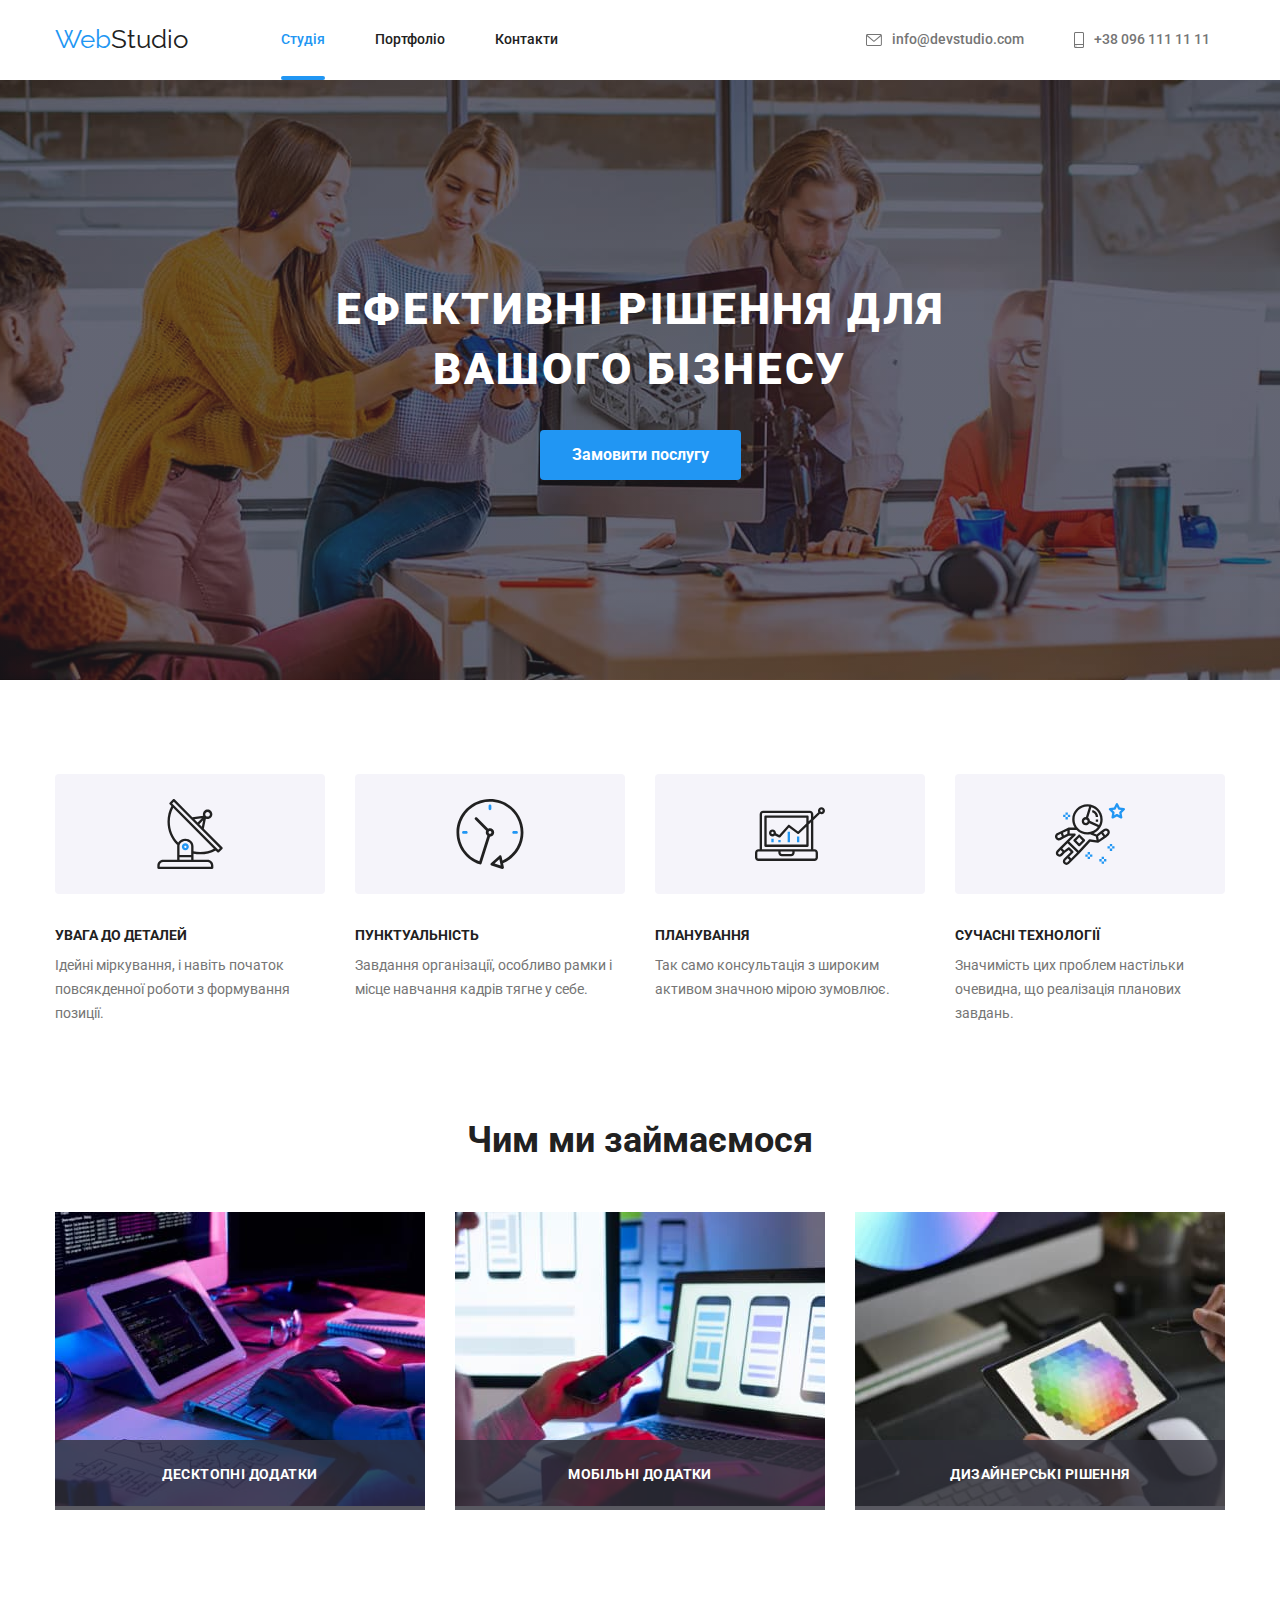
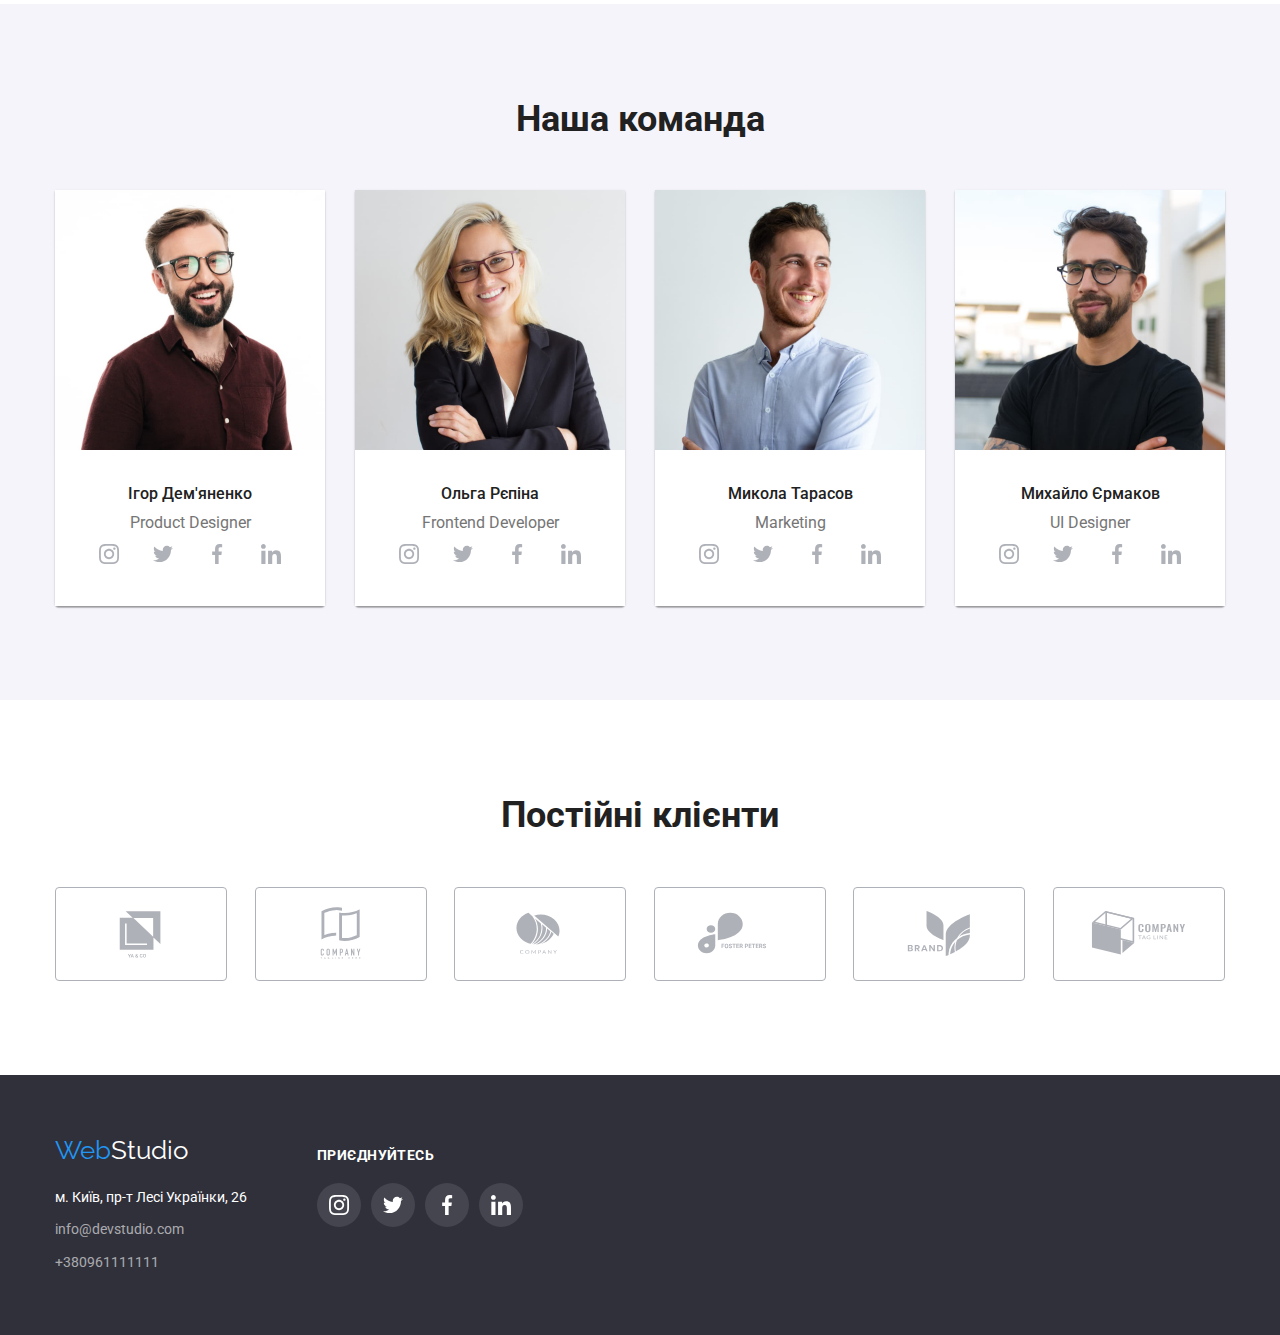
<file: index.html>
<!DOCTYPE html>
<html lang="uk">
  <head>
    <meta charset="UTF-8" />
    <meta http-equiv="X-UA-Compatible" content="IE=edge" />
    <meta name="viewport" content="width=device-width, initial-scale=1.0" />
    <title>Document</title>
    <link rel="preconnect" href="https://fonts.googleapis.com">
    <link rel="preconnect" href="https://fonts.gstatic.com" crossorigin>
    <link href="https://fonts.googleapis.com/css2?family=Raleway:wght@700&family=Roboto:wght@400;500;700;900&display=swap"
      rel="stylesheet">
    <link rel="stylesheet" href="https://cdnjs.cloudflare.com/ajax/libs/modern-normalize/1.1.0/modern-normalize.min.css">
    
    <link rel="stylesheet" href="./css/slyle.css">
    
  </head>
  <body>
    <!-- Шапка -->
    <header class="header">
      <div class="header-container container">
        <nav class="header-nav">
        <div class="logo-item"><a href="./index.html" lang="en" class="logo">Web<span class="accent">Studio</span></a></div>
        <ul class="site-nav list">
          <li class="nav-item"><a href="" class="link current">Студія</a></li>
          <li class="nav-item"><a href="./portfolio.html" class="link">Портфоліо</a></li>
          <li class="nav-item"><a href="" class="link">Контакти</a></li>
        </ul>
      </nav>
      <div class="contact-wrap container">
        <ul class="site-nav list">
          <li class="contacts-item">
            <a class="contact-header " href="mailto:info@devstudio.com">
            <svg class="icon-contact" width="16" height="16">
              <use href="./images/symbol-defs.svg#icon-envelope"></use>
            </svg>info@devstudio.com</a>
          </li>
          <li class="contacts-item">
            <a class="contact-header" href="tel:+380961111111">
              <svg class="icon-contact" width="10" height="16">
                <use href="./images/symbol-defs.svg#icon-smartphone"></use>
              </svg>+38 096 111 11 11</a>
          </li>
        </ul>
      </div>
    </div>
    </header>
    <main>
      <section class="hero list ">
          <h1 class="title">Ефективні рішення для<br> вашого бізнесу</h1>
          <button type="button" class="button-primary" data-modal-open >Замовити послугу</button>
      </section>
      <section class="feature-list list">
        <h2 class="stealth">Особливості</h2>
        <div class="feature-container container">
          <ul class="feature-link list">
            <li class="feature-item">
              <svg class="icon-feature" width="270" height="120">
                <use href="./images/symbol-defs.svg#icon-antenna"></use>
              </svg>
              <h3 class="title">УВАГА ДО ДЕТАЛЕЙ</h3>
              <p class="text-title">
                Ідейні міркування, і навіть початок повсякденної роботи з
                формування позиції.
              </p>
            </li>
            <li class="feature-item">
              <svg class="icon-feature" width="270" height="120">
                <use href="./images/symbol-defs.svg#icon-clock"></use>
              </svg>
              <h3 class="title">ПУНКТУАЛЬНІСТЬ</h3>
              <p class="text-title">
                Завдання організації, особливо рамки і місце навчання кадрів тягне
                у себе.
              </p>
            </li>
            <li class="feature-item">
              <svg class="icon-feature" width="270" height="120">
                <use href="./images/symbol-defs.svg#icon-diagram"></use>
              </svg>
              <h3 class="title">ПЛАНУВАННЯ</h3>
              <p class="text-title">
                Так само консультація з широким активом значною мірою зумовлює.
              </p>
            </li>
            <li class="feature-item">
              <svg class="icon-feature" width="270" height="120">
                <use href="./images/symbol-defs.svg#icon-astronaut"></use>
              </svg>
              <h3 class="title">СУЧАСНІ ТЕХНОЛОГІЇ</h3>
              <p class="text-title">
                Значимість цих проблем настільки очевидна, що реалізація планових
                завдань.
              </p>
            </li>
          </ul>
        </div>
      </section>
      <section class="section">
        <div class="work container">
          <h2 class="section-title">Чим ми займаємося</h2>
          <ul class="section-info list">
            <li class="work-list">
             <div class="tumbe">
              <img src="./images/box1.jpg" alt="фото процесу" width="370" />
              <div class="tumbe-text">
                <p class="additional-text">Десктопні додатки</p>
              </div>
            </div>
            </li>
            <li class="work-list">
              <div class="tumbe">
                <img src="./images/box2.jpg" alt="фото процесу" width="370" />
                <div class="tumbe-text">
                  <p class="additional-text">Мобільні додатки</p>
                </div>
              </div>
            </li>
            <li class="work-list">
              <div class="tumbe">
                <img src="./images/box3.jpg" alt="фото процесу" width="370" />
                <div class="tumbe-text">
                  <p class="additional-text">Дизайнерські рішення</p>
                </div>
              </div>
            </li>
          </ul>
        </div>
      </section>
      <section class="section-team list">
        <div class="staff-info section container">
          <h2 class="section-title">Наша команда</h2>
          <ul class="section-about list">
            <li class="section-item">
              <img src="./images/Igor.jpg" alt="Ігор Дем'яненко" width="270" />
              <div class="about-them">
                <h3 class="title">Ігор Дем'яненко</h3>
                <p class="text-title">Product Designer</p>
                <ul class="social list">
                  <li class="social-item">
                    <a href="" class="team-link social-link link" target="_blank" rel="noreferrer noopener">
                      <svg class="icon-social team-icon" width="20" height="20">
                        <use href="./images/symbol-defs.svg#icon-instagram"></use>
                      </svg>
                    </a>
                  </li>
                  <li class="social-item">
                    <a href="" class="team-link social-link link" target="_blank" rel="noreferrer noopener">
                      <svg class="icon-social team-icon" width="20" height="20">
                        <use href="./images/symbol-defs.svg#icon-twitter"></use>
                      </svg>
                    </a>
                  </li>
                  <li class="social-item">
                    <a href="" class="team-link social-link link" target="_blank" rel="noreferrer noopener">
                      <svg class="icon-social team-icon" width="20" height="20">
                        <use href="./images/symbol-defs.svg#icon-facebook"></use>
                      </svg>
                    </a>
                  </li>
                  <li class="social-item">
                    <a href="" class="team-link social-link link" target="_blank" rel="noreferrer noopener">
                      <svg class="icon-social team-icon" width="20" height="20">
                        <use href="./images/symbol-defs.svg#icon-linkedin"></use>
                      </svg>
                    </a>
                  </li>
                </ul>
              </div>
            </li>
            <li class="section-item">
              <img src="./images/Olga.jpg" alt="Ольга Рєпіна" width="270" />
              <div class="about-them">
                <h3 class="title">Ольга Рєпіна</h3>
                <p class="text-title">Frontend Developer</p>
                <ul class="social list">
                  <li class="social-item">
                    <a href="" class="team-link social-link link" target="_blank" rel="noreferrer noopener">
                      <svg class="icon-social team-icon" width="20" height="20">
                        <use href="./images/symbol-defs.svg#icon-instagram"></use>
                      </svg>
                    </a>
                  </li>
                  <li class="social-item">
                    <a href="" class="team-link social-link link" target="_blank" rel="noreferrer noopener">
                      <svg class="icon-social team-icon" width="20" height="20">
                        <use href="./images/symbol-defs.svg#icon-twitter"></use>
                      </svg>
                    </a>
                  </li>
                  <li class="social-item">
                    <a href="" class="team-link social-link link" target="_blank" rel="noreferrer noopener">
                      <svg class="icon-social team-icon" width="20" height="20">
                        <use href="./images/symbol-defs.svg#icon-facebook"></use>
                      </svg>
                    </a>
                  </li>
                  <li class="social-item">
                    <a href="" class="team-link social-link link" target="_blank" rel="noreferrer noopener">
                      <svg class="icon-social team-icon" width="20" height="20">
                        <use href="./images/symbol-defs.svg#icon-linkedin"></use>
                      </svg>
                    </a>
                  </li>
                </ul>
              </div>
            </li>
            <li class="section-item">
              <img src="./images/Mykola.jpg" alt="Микола Тарасов" width="270" />
              <div class="about-them">
                <h3 class="title">Микола Тарасов</h3>
                <p class="text-title">Marketing</p>
                <ul class="social list">
                  <li class="social-item">
                    <a href="" class="team-link social-link link" target="_blank" rel="noreferrer noopener">
                      <svg class="icon-social team-icon" width="20" height="20">
                        <use href="./images/symbol-defs.svg#icon-instagram"></use>
                      </svg>
                    </a>
                  </li>
                  <li class="social-item">
                    <a href="" class="team-link social-link link" target="_blank" rel="noreferrer noopener">
                      <svg class="icon-social team-icon" width="20" height="20">
                        <use href="./images/symbol-defs.svg#icon-twitter"></use>
                      </svg>
                    </a>
                  </li>
                  <li class="social-item">
                    <a href="" class="team-link social-link link" target="_blank" rel="noreferrer noopener">
                      <svg class="icon-social team-icon" width="20" height="20">
                        <use href="./images/symbol-defs.svg#icon-facebook"></use>
                      </svg>
                    </a>
                  </li>
                  <li class="social-item">
                    <a href="" class="team-link social-link link" target="_blank" rel="noreferrer noopener">
                      <svg class="icon-social team-icon" width="20" height="20">
                        <use href="./images/symbol-defs.svg#icon-linkedin"></use>
                      </svg>
                    </a>
                  </li>
                </ul>
              </div>
            </li>
            <li class="section-item">
              <img src="./images/Mikhailo.jpg" alt="Михайло Єрмаков" width="270" />
              <div class="about-them">
                <h3 class="title">Михайло Єрмаков</h3>
                <p class="text-title">UI Designer</p>
                <ul class="social list">
                  <li class="social-item">
                    <a href="" class="team-link social-link link" target="_blank" rel="noreferrer noopener">
                      <svg class="icon-social team-icon" width="20" height="20">
                        <use href="./images/symbol-defs.svg#icon-instagram"></use>
                      </svg>
                    </a>
                  </li>
                  <li class="social-item">
                    <a href="" class="team-link social-link link" target="_blank" rel="noreferrer noopener">
                      <svg class="icon-social team-icon" width="20" height="20">
                        <use href="./images/symbol-defs.svg#icon-twitter"></use>
                      </svg>
                    </a>
                  </li>
                  <li class="social-item">
                    <a href="" class="team-link social-link link" target="_blank" rel="noreferrer noopener">
                      <svg class="icon-social team-icon" width="20" height="20">
                        <use href="./images/symbol-defs.svg#icon-facebook"></use>
                      </svg>
                    </a>
                  </li>
                  <li class="social-item">
                    <a href="" class="team-link social-link link" target="_blank" rel="noreferrer noopener">
                      <svg class="icon-social team-icon" width="20" height="20">
                        <use href="./images/symbol-defs.svg#icon-linkedin"></use>
                      </svg>
                    </a>
                  </li>
                </ul>
              </div>
            </li>
          </ul>
        </div>
      </section>
      <section class="client section">
        <div class="client-regular container">
          <h2 class="client-title section-title">Постійні клієнти</h2>
          <ul class="client-list list">
            <li class="client-item">
              <a href="" class="client-link link" target="_blank" rel="noreferrer noopener">
                <svg class="icon-client" width="170" height="92">
                  <use href="./images/symbol-defs.svg#icon-Logo"></use>
                </svg>
              </a>
            </li>
            <li class="client-item">
              <a href="" class="client-link link" target="_blank" rel="noreferrer noopener">
                <svg class="icon-client" width="170" height="92">
                  <use href="./images/symbol-defs.svg#icon-company"></use>
                </svg>
              </a>
            </li>
            <li class="client-item">
              <a href="" class="client-link link" target="_blank" rel="noreferrer noopener">
                <svg class="icon-client" width="170" height="92">
                  <use href="./images/symbol-defs.svg#icon-companypr"></use>
                </svg>
              </a>
            </li>
            <li class="client-item">
              <a href="" class="client-link link" target="_blank" rel="noreferrer noopener">
                <svg class="icon-client" width="170" height="92">
                  <use href="./images/symbol-defs.svg#icon-foster"></use>
                </svg>
              </a>
            </li>
            <li class="client-item">
              <a href="" class="client-link link" target="_blank" rel="noreferrer noopener">
                <svg class="icon-client" width="170" height="92">
                  <use href="./images/symbol-defs.svg#icon-brand"></use>
                </svg>
              </a>
            </li>
            <li class="client-item">
              <a href="" class="client-link link" target="_blank" rel="noreferrer noopener">
                <svg class="icon-client" width="170" height="92">
                  <use href="./images/symbol-defs.svg#icon-tagline"></use>
                </svg>
              </a>
            </li>
          </ul>
        </div>
      </section>
    </main>
    <footer class="footer-bg">
      <div class="footer-info container">
        <div class=" footer-join">
        <a href="WebStudio" class="logo">Web<span class="footer-accent">Studio</span></a>
        <address class="text">
          <ul class="footer list">
            <li class="footer-contact">
              <a href="https://www.google.com/maps/@34.6805606,33.0451237,15z?hl=ru" target="_blank"
                rel="noreferrer noopener" class="address">м. Київ, пр-т Лесі Українки, 26</a>
            </li>
            <li class="footer-contact">
              <a href="mailto:info@devstudio.com" class="info">info@devstudio.com</a>
            </li>
            <li class="footer-contact">
              <a href="tel:+380961111111" class="info">+380961111111</a>
            </li>
          </ul>
        </address>
      </div>
<div class=" footer-join">
  <h2 class="join-title">приєднуйтесь</h2>
  <ul class="section-about list">
    <li class="join-item">
      <a href="" class="join-link link"
      target="_blank"
      rel="noreferrer noopener">
        <svg class="icon-footer" width="20" height="20">
          <use href="./images/symbol-defs.svg#icon-instagram"></use>
        </svg>
      </a>
    </li>
    <li class="join-item">
      <a href="" class="join-link link"
      target="_blank"
      rel="noreferrer noopener">
        <svg class="icon-footer" width="20" height="20">
          <use href="./images/symbol-defs.svg#icon-twitter"></use>
        </svg>
      </a>
    </li>
    <li class="join-item">
      <a href="" class="join-link link"
      target="_blank"
      rel="noreferrer noopener">
        <svg class="icon-footer" width="20" height="20">
          <use href="./images/symbol-defs.svg#icon-facebook"></use>
        </svg>
      </a>
    </li>
    <li class="join-item">
      <a href="" class="join-link link"
      target="_blank"
      rel="noreferrer noopener">
        <svg class="icon-footer" width="20" height="20">
          <use href="./images/symbol-defs.svg#icon-linkedin"></use>
        </svg>
      </a>
    </li>
  </ul>
</div>
</div>
    </footer>
    <div class="backdrop is-hidden" data-modal>
      <div class="modal">
        <button class="modal-close" data-modal-close>
          <svg class="icon-modal" width="18" height="18">
            <use href="./images/symbol-defs.svg#icon-close-black"></use>
          </svg>
        </button>
      </div>
    </div>
    <script src="./js/modal.js"></script>
  </body>
</html>
</file>
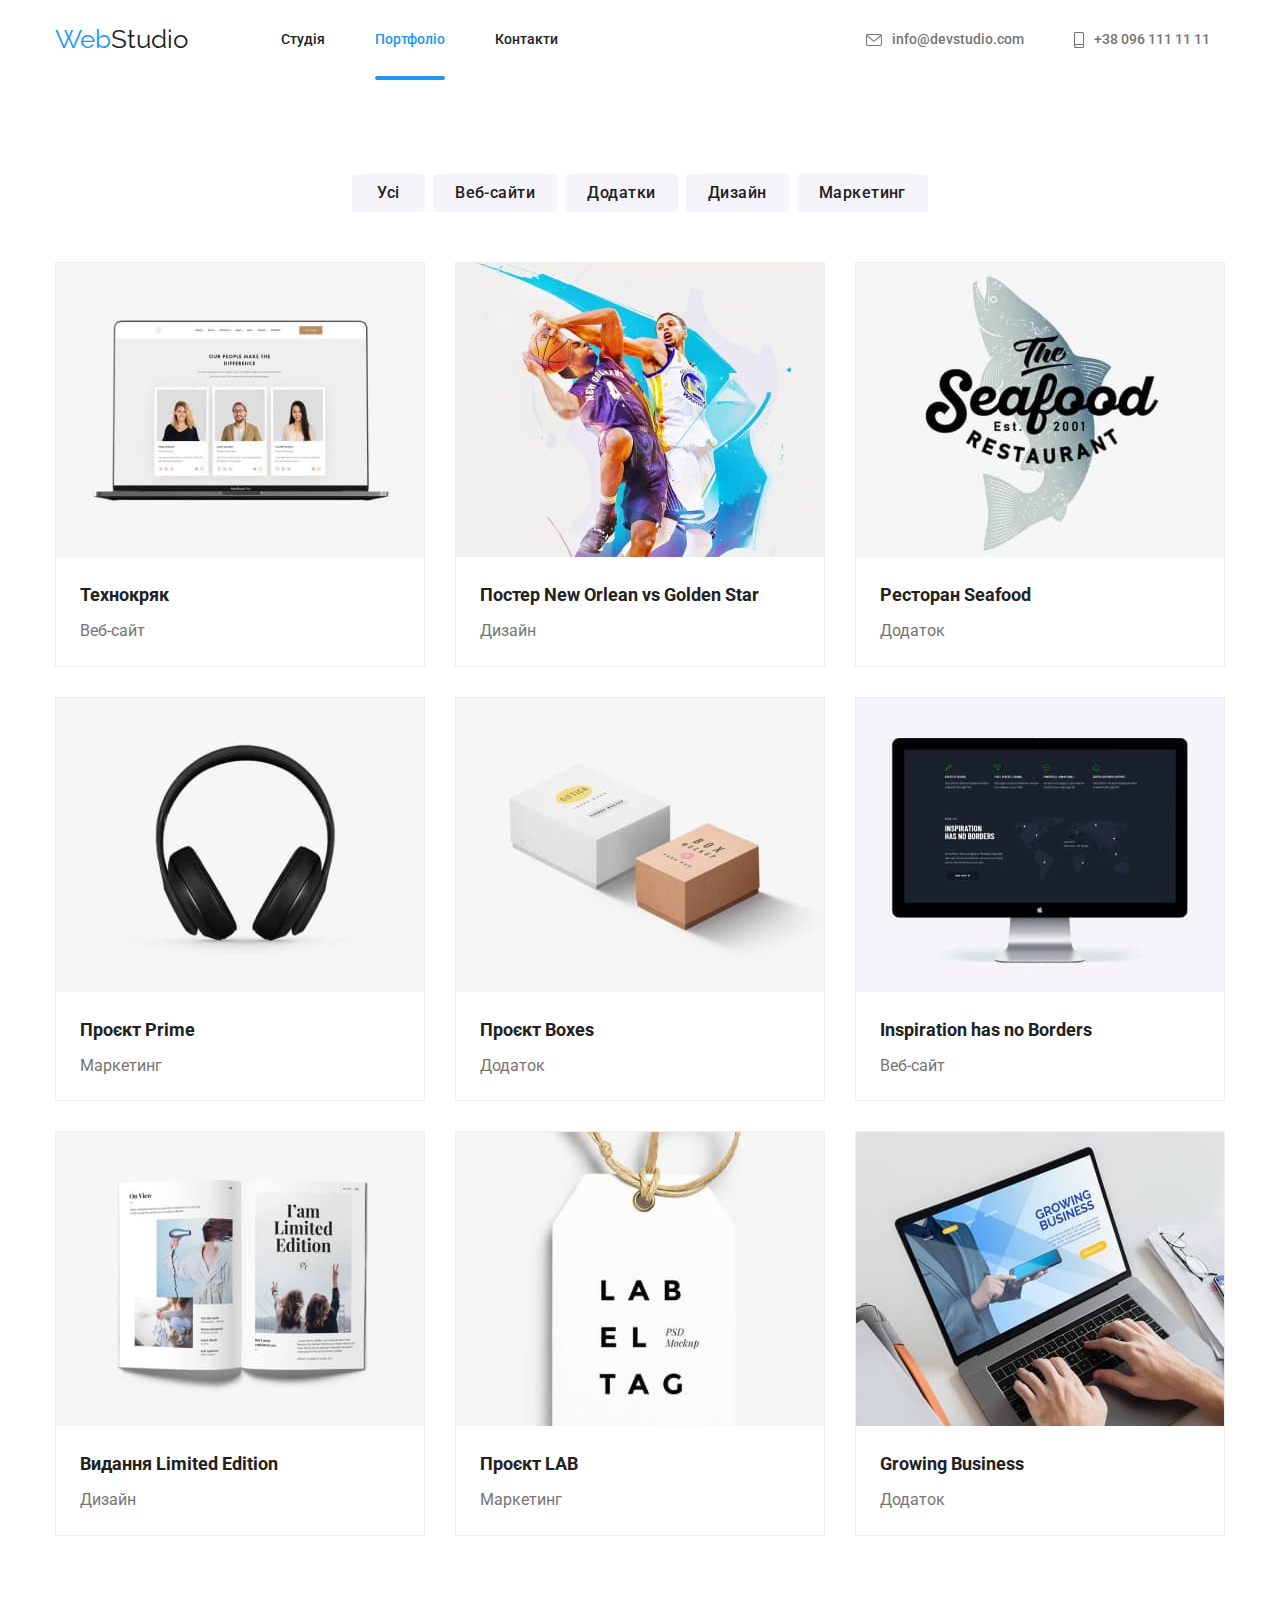
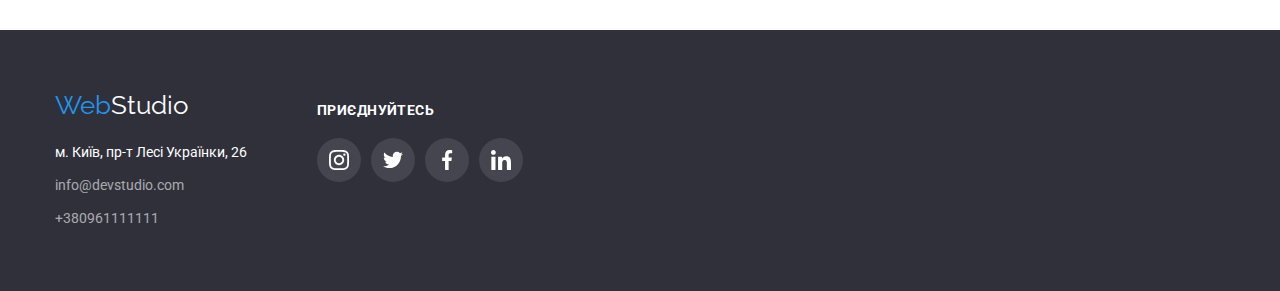
<file: portfolio.html>
<!DOCTYPE html>
<html lang="uk">

<head>
    <meta charset="UTF-8">
    <meta http-equiv="X-UA-Compatible" content="IE=edge">
    <meta name="viewport" content="width=device-width, initial-scale=1.0">
    <title>Portfolio</title>
    <link rel="preconnect" href="https://fonts.googleapis.com">
    <link rel="preconnect" href="https://fonts.gstatic.com" crossorigin>
    <link href="https://fonts.googleapis.com/css2?family=Raleway:wght@700&family=Roboto:wght@400;500;700;900&display=swap"
        rel="stylesheet">
    <link rel="stylesheet" href="https://cdnjs.cloudflare.com/ajax/libs/modern-normalize/1.1.0/modern-normalize.min.css">
    <link rel="stylesheet" href="./css/slyle.css">
</head>

<body>
    <!-- Шапка -->
    <header class="header">
        <div class="header-container container">
            <nav class="header-nav">
                <div class="logo-item"><a href="./index.html" lang="en" class="logo">Web<span class="accent">Studio</span></a>
                </div>
                <ul class="site-nav list">
                    <li class="nav-item"><a href="./index.html" class="link">Студія</a></li>
                    <li class="nav-item"><a href="" class="link current">Портфоліо</a></li>
                    <li class="nav-item"><a href="" class="link">Контакти</a></li>
                </ul>
            </nav>
            <div class="contact-wrap container">
                <ul class="site-nav list">
                    <li class="contacts-item">
                        <a class="contact-header" href="mailto:info@devstudio.com"><svg class="icon-contact" width="16" height="16">
                            <use href="./images/symbol-defs.svg#icon-envelope"></use>
                        </svg>info@devstudio.com</a></li>
                    <li class="contacts-item">
                        <a class="contact-header" href="tel:+380961111111"><svg class="icon-contact" width="10" height="16">
                            <use href="./images/symbol-defs.svg#icon-smartphone"></use>
                        </svg>+38 096 111 11 11</a></li>
                </ul>
            </div>
        </div>
    </header>
    <main>
        <section class="section">
            <h1 class="stealth">Портфоліо</h1>
            <div class="portfolio-btn container">
                <ul class=" button list">
                    <li class="button-link">
                        <button class="button-menu" type="button">Усі</button></li>
                    <li class="button-link">
                        <button class="button-menu" type="button">Веб-сайти</button></li>
                    <li class="button-link">
                        <button class="button-menu" type="button">Додатки</button></li>
                    <li class="button-link">
                        <button class="button-menu" type="button">Дизайн</button></li>
                    <li class="button-link">
                        <button class="button-menu" type="button">Маркетинг</button></li>
                </ul>

            </div>
            
            <div class="portfolio-container container">
                <ul class="section-portfolio list">
                    <li class="portfolio-item">
                        <a class="story link" href="">
                            <div class="image-block">
                            <img class="img-portfolio" src="./images/texno.jpg" alt="Технокряк" width="370">
                            <div class="overflow">
                            Ресурс пропонує комплексні пропозиції з різним рівнем функціоналу та сервісів. Все це дозволить відвідувачу отримати
                            вичерпні відомості про компанію чи приватну особу.
                            </div>
                            </div>
                            <div class="about-portfolio">
                                <h2 class="title">Технокряк</h2>
                                <p class="text-title">Веб-сайт</p>
                            </div>
                        </a>
                    </li>
                    <li class="portfolio-item">
                        <a class="story link" href="">
                        <div class="image-block">
                            <img class="img-portfolio" src="./images/porter.jpg"
                                alt="Постер New Orlean vs Golden Star" width="370">
                                <div class="overflow">
                                    Ресурс пропонує комплексні пропозиції з різним рівнем функціоналу та сервісів. Все це дозволить відвідувачу отримати
                                    вичерпні відомості про компанію чи приватну особу.
                                </div>
                        </div>
                            <div class="about-portfolio">
                                <h2 class="title">Постер <span lang="en">New Orlean vs Golden Star</span></h2>
                                <p class="text-title">Дизайн</p>
                            </div>
                        </a>
                    </li>
                    <li class="portfolio-item">
                        <a href="" class="story link">
                        <div class="image-block">
                            <img class="img-portfolio" src="./images/restorant.jpg" alt="Ресторан Seafood"
                                width="370">
                                <div class="overflow">
                                    Ресурс пропонує комплексні пропозиції з різним рівнем функціоналу та сервісів. Все це дозволить відвідувачу отримати
                                    вичерпні відомості про компанію чи приватну особу.
                                </div>
                            </div>
                            <div class="about-portfolio">
                                <h2 class="title">Ресторан <span lang="en">Seafood</span></h2>
                                <p class="text-title">Додаток</p>
                            </div>
                        </a>
                    </li>
                    <li class="portfolio-item">
                        <a href="" class="story link">
                        <div class="image-block">
                            <img class="img-portfolio" src="./images/proekt.jpg" alt="Проєкт Prime" width="370">
                            <div class="overflow">
                                Ресурс пропонує комплексні пропозиції з різним рівнем функціоналу та сервісів. Все це дозволить відвідувачу отримати
                                вичерпні відомості про компанію чи приватну особу.
                            </div>
                        </div>
                            <div class="about-portfolio">
                                <h2 class="title">Проєкт <span lang="en">Prime</span></h2>
                                <p class="text-title">Маркетинг</p>
                            </div>
                        </a>
                    </li>
                    <li class="portfolio-item">
                        <a href="" class="story link">
                        <div class="image-block">
                            <img class="img-portfolio" src="./images/proektbox.jpg" alt="Проєкт Boxes" width="370">
                            <div class="overflow">
                                Ресурс пропонує комплексні пропозиції з різним рівнем функціоналу та сервісів. Все це дозволить відвідувачу отримати
                                вичерпні відомості про компанію чи приватну особу.
                            </div>
                        </div>
                            <div class="about-portfolio">
                                <h2 class="title">Проєкт <span lang="en">Boxes</span></h2>
                                <p class="text-title">Додаток</p>
                            </div>
                        </a>
                    </li>
                    <li class="portfolio-item">
                        <a href="" class="story link">
                        <div class="image-block">
                            <img class="img-portfolio" src="./images/inspiration.jpg" alt="Inspiration has no Borders"
                                width="370">
                                <div class="overflow">
                                    Ресурс пропонує комплексні пропозиції з різним рівнем функціоналу та сервісів. Все це дозволить відвідувачу отримати
                                    вичерпні відомості про компанію чи приватну особу.
                                </div>
                            </div>
                            <div class="about-portfolio">
                                <h2 lang="en" class="title">Inspiration has no Borders</h2>
                                <p class="text-title">Веб-сайт</p>
                        </div>
                        </a>
                    </li>
                    <li class="portfolio-item">
                        <a href="" class="story link">
                        <div class="image-block">
                            <img class="img-portfolio" src="./images/vidannia.jpg" alt="Видання Limited Edition"
                                width="370">
                                <div class="overflow">
                                    Ресурс пропонує комплексні пропозиції з різним рівнем функціоналу та сервісів. Все це дозволить відвідувачу отримати
                                    вичерпні відомості про компанію чи приватну особу.
                                </div>
                            </div>
                            <div class="about-portfolio">
                                <h2 class="title">Видання <span lang="en">Limited Edition</span></h2>
                                <p class="text-title">Дизайн</p>
                            </div>
                        </a>
                    </li>
                    <li class="portfolio-item">
                        <a href="" class="story link">
                        <div class="image-block">
                            <img class="img-portfolio" src="./images/proektlab.jpg" alt="Проєкт LAB" width="370">
                            <div class="overflow">
                                Ресурс пропонує комплексні пропозиції з різним рівнем функціоналу та сервісів. Все це дозволить відвідувачу отримати
                                вичерпні відомості про компанію чи приватну особу.
                            </div>
                        </div>
                            <div class="about-portfolio">
                                <h2 class="title">Проєкт <span lang="en">LAB</span></h2>
                                <p class="text-title">Маркетинг</p>
                            </div>
                        </a>
                    </li>
                    <li class="portfolio-item">
                        <a href="" class="story link">
                       <div class="image-block">
                        <img class="img-portfolio" src="./images/growing.jpg" alt="Growing Business" width="370">
                        <div class="overflow">
                            Ресурс пропонує комплексні пропозиції з різним рівнем функціоналу та сервісів. Все це дозволить відвідувачу отримати
                            вичерпні відомості про компанію чи приватну особу.
                        </div>
                        </div>
                            <div class="about-portfolio">
                                <h2 lang="en" class="title">Growing Business</h2>
                                <p class="text-title">Додаток</p>
                            </div>
                        </a>
                    </li>
                </ul>
            </div>

        </section>
    </main>
    <footer class="footer-bg">
        <div class="footer-info container">
            <div class=" footer-join">
                <a href="WebStudio" class="logo">Web<span class="footer-accent">Studio</span></a>
                <address class="text">
                    <ul class="footer list">
                        <li class="footer-contact">
                            <a href="https://www.google.com/maps/@34.6805606,33.0451237,15z?hl=ru" target="_blank"
                                rel="noreferrer noopener" class="address">м. Київ, пр-т Лесі Українки, 26</a>
                        </li>
                        <li class="footer-contact">
                            <a href="mailto:info@devstudio.com" class="info">info@devstudio.com</a>
                        </li>
                        <li class="footer-contact">
                            <a href="tel:+380961111111" class="info">+380961111111</a>
                        </li>
                    </ul>
                </address>
            </div>
            <div class=" footer-join">
                <h2 class="join-title">приєднуйтесь</h2>
                <ul class="section-about list">
                    <li class="join-item">
                        <a href="" class="join-link link" target="_blank" rel="noreferrer noopener">
                            <svg class="icon-footer" width="20" height="20">
                                <use href="./images/symbol-defs.svg#icon-instagram"></use>
                            </svg>
                        </a>
                    </li>
                    <li class="join-item">
                        <a href="" class="join-link link" target="_blank" rel="noreferrer noopener">
                            <svg class="icon-footer" width="20" height="20">
                                <use href="./images/symbol-defs.svg#icon-twitter"></use>
                            </svg>
                        </a>
                    </li>
                    <li class="join-item">
                        <a href="" class="join-link link" target="_blank" rel="noreferrer noopener">
                            <svg class="icon-footer" width="20" height="20">
                                <use href="./images/symbol-defs.svg#icon-facebook"></use>
                            </svg>
                        </a>
                    </li>
                    <li class="join-item">
                        <a href="" class="join-link link" target="_blank" rel="noreferrer noopener">
                            <svg class="icon-footer" width="20" height="20">
                                <use href="./images/symbol-defs.svg#icon-linkedin"></use>
                            </svg>
                        </a>
                    </li>
                </ul>
            </div>
        </div>
    </footer>
    <script src="./js/modal.js"></script>
</body>

</html>
</file>
<file: css/slyle.css>
:root {
    --primary-text-color: #757575;
    --title-text-color: #212121;
    --white-color: #FFFFFF;
    --blue-color: #2196F3;
    --hero-background-color: #2F303A;
    --second-background-color: #F5F4FA;
    --second-white-color: rgba(255, 255, 255, 0.6);
    --color-icon: #AFB1B8;
    --cubic: cubic-bezier(0.4, 0, 0.2, 1);
    
}

body {
    background-color: var(--white-color);
    color: var(--primary-text-color);
    font-family: Roboto, sans-serif;
}

h1,
h2,
h3,
h4,
h5,
h6 {
    margin: 0;
}

p {
    margin: 0;
}
ul {
    margin: 0;
    padding: 0;
}


.list {
    list-style: none;
}

/*колір головного текста #212121; */
/*колір другорядного тексту #757575;*/
/* Білий колір #FFFFFF;*/
/*Синій колір #2196F3*/
/* Фон героя #2F303A */
/*Колір головного фона #F5F5F5*/
/*Колір другого фона #F5F4FA*/

*,
*::after,
*::before {
    box-sizing: border-box;
}

.container {
    width: 1200px;
    padding-left: 15px;
    padding-right: 15px;
    margin: 0 auto;
   
}
.section {
    padding-top: 94px;
    padding-bottom: 94px;
}


.stealth {
    position: absolute;
    width: 1px;
    height: 1px;
    margin: -1px;
    padding: 0;
    overflow: hidden;
    border: 0;
    clip: rect(0 0 0 0);
}
.link {
    display: block;
    text-decoration: none;
    color: inherit;
    transition: color 250ms var(--cubic);
    
}

/* icon */
.social-link {
    width: 44px;
    height: 44px;
    border-radius: 50%;

    transition-property: background-color;
    transition-duration: 250ms;
    transition-timing-function: var(--cubic);
    display: flex;
    align-items: center;
}


.icon-social {
    width: 100%;
    transition-property: fill;
    transition-duration: 250ms;
    transition-timing-function: var(--cubic);
}

/* header */
.header-container {
    display: flex;
    align-items: center;
}

.header-nav {
    display: flex;
    align-items: center;
}
/* logo */

.logo {
    color: var(--blue-color);
    
    font-family: Raleway;
    
    font-size: 26px;
    line-height: 1.19;
    text-decoration: none;
    
}


.accent {
 color: var(--title-text-color);  

font-family: 'Raleway';  
font-size: 26px;
line-height: 1.2;
}
/* .logo:hover {
    color: var(--title-text-color); 
} */





/* site nav */

.contact-wrap {
    display: flex;
    gap: 50px;
    margin-left: auto;

}


.logo-item {
    margin-right: 93px;
}

.site-nav {
    display: flex;
    align-items: center;
    margin-left: 93px;
}


.nav-item > .link,
.contacts-item > .link {
    position: relative;
    
    display: block;
    padding-top: 32px;
    padding-bottom: 32px;
}
.nav-item > .link.current::after {
    position: absolute;
    content: '';
    display: block;
    left: 0;
    bottom: 0;
    width: 100%;
    height: 4px;
    background-color: var(--blue-color);
    border-radius: 2px;


}

.nav-item + .nav-item {
    margin-left: 50px;
}


.site-nav .link {
    color: var(--title-text-color);

    font-weight: 500;
    font-size: 14px;
    line-height: 1.14;
    text-decoration: none;

    transition-property: color;
    transition-duration: 250ms;
    transition-timing-function: var(--cubic);
}

.site-nav .link:hover,
.site-nav .link:focus {
    color: var(--blue-color);
}

.site-nav .link.current {
    color: var(--blue-color);
}

.site-nav {
    display: flex;
    align-items: center;
    margin-left: auto;
}
.contacts-item + .contacts-item {
    margin-left: 50px;
}
.contact-header {
    color: var(--primary-text-color);
   display: flex;
   align-items: center;
    font-weight: 500;
    font-size: 14px;
    line-height: 1.14; 
    text-decoration: none;
    transition: color 250ms var(--cubic);
}
.icon-contact {
    vertical-align: text-bottom;
    margin-right: 10px;
    fill: currentColor;
}
.contact-header:hover,
.contact-header:focus {
    color: var(--blue-color);
}

/* hero */
.hero .title {
    color: var(--white-color);
    font-weight: 900;
    font-size: 44px;
    line-height: 1.36; 
    text-transform: uppercase;
    letter-spacing: 0.06em;

    margin-bottom: 30px;
}


.hero {
    display: flex;
    flex-direction: column;
    justify-content: center;
    align-items: center;
    padding-top: 200px;
    padding-bottom: 200px;
    background-color: var(--hero-background-color);
    text-align: center;

    max-width: 1600px;
    margin: 0 auto;

    background-image: linear-gradient(rgba(47, 48, 58, 0.4),
    rgba(47, 48, 58, 0.4)),
    url(../images/bghero.jpg);
    background-repeat: no-repeat;
    background-position:center;

    
}

/* modal */
.backdrop {
    position: fixed;
    z-index: 1;
    left: 0;
    top: 0;
    width: 100%;
    height: 100%;
    visibility: visible;
    opacity: 1;
    background: rgba(0, 0, 0, 0.2);

    transition: visibility 250ms var(--cubic), opacity 250ms var(--cubic);
    
}

.is-hidden.backdrop {
    visibility: hidden;
    pointer-events: none;
    opacity: 0;
}
.is-hidden.backdrop .modal {
    transform: translate(-50%, -50%) scale(1.5);
}

.modal {
    position: absolute;
    top: 50%;
    left: 50%;
    transform: translate(-50%, -50%) scale(1);
    transition: transform 500ms linear;
    width: 528px;
    height: 581px;
    border-radius: 4px;
    background-color:var(--white-color);

}



.modal-close {
    position: absolute;
    top: 8px;
    right: 8px;
    width: 30px;
    height: 30px;
    border-radius: 50%;
    padding: 0;
    background-color: transparent;
    display: flex;
    justify-content: center;
    align-items: center;
    border: 1px solid rgba(0, 0, 0, 0.1);
}



/* Features */
.feature-list {
    padding-top: 94px;
    
}

.feature-link {
        display: flex;
    }


.icon-feature {
    border-radius: 4px;
    padding: 25px 100px;
    margin-bottom: 30px;
    
    background-color: var(--second-background-color);
}
.feature-item{
    width: calc((1170px - (30px*3))/4);
    
    }

.feature-item + .feature-item{
    margin-left: 30px;
    }

.feature-list .title {
    color: var(--title-text-color);

    font-weight: 700;
    font-size: 14px;
    line-height: 1.14;
    margin-bottom: 10px;

    
}
.text-title {
    font-weight: 400;
    font-size: 14px;
    line-height: 1.7;

    margin-top: 10px;
    
}
/* section */

.tumbe {
    position: relative;
    overflow: hidden;
}

.tumbe-text {
    display: flex;
    align-items: center;
    position: absolute;
    bottom: 0;
    width: 100%;
    height: 70px;
    
    background-color: rgba(47, 48, 58, 0.8);;
}
.additional-text {
    width: 100%;
    font-weight: 700;
    font-size: 14px;
    line-height: 1.14;
    text-align: center;
    letter-spacing: 0.03em;
    text-transform: uppercase;

    color: var(--white-color);

}

.section  {
     padding-bottom: 94px;
 }
.work-list:not(:first-child) {
    margin-left: 30px;
}
.section-title {
    color: var(--title-text-color);
           
    font-weight: 700;
    font-size: 36px;
    line-height: 1.17;
    text-align: center; 
    margin-bottom: 50px;
        
}
.section-info {
    display: flex;
    justify-content: space-between;
    }
/* наша команда */

.section-team {
    background-color: var(--second-background-color);
    
}
.social {
 display: flex;
 justify-content: space-between;
 padding-left: 32px;
 padding-right: 32px;
}

.team-icon {
 fill: var(--color-icon);

}




.team-link:hover .team-icon,
.team-link:focus .team-icon {
    fill: var(--white-color);
}

.team-link:hover,
.team-link:focus {
    background-color: var(--blue-color);
}

.about-them{
 padding-top: 30px;
 padding-bottom: 30px;
 text-align: center;
 background-color: #FFFFFF;

}

.section-about{
    display: flex;
    justify-content: space-between;
}
.section-team .title {
color: var(--title-text-color);
    
font-weight: 500;
font-size: 16px;
line-height: 1.19;
}

.section-item:not(:first-child) {
    display: block;
    margin-left: 30px;
    border-radius: 0px 0px 4px 4px;
    
}
.section-item {
    background-color: var(--white-color);
    border-radius: 0px 0px 4px 4px;
    box-shadow: 0px 1px 3px rgba(0, 0, 0, 0.12), 0px 1px 1px rgba(0, 0, 0, 0.14), 0px 2px 1px rgba(0, 0, 0, 0.2);
}

.section-team .text-title {
    color: var(--primary-text-color);
    
    font-weight: 400;
    font-size: 16px;
    line-height: 1.19;
}

.section-portfolio .title {
    color: var(--title-text-color);

    font-weight: 700;
    font-size: 18px;
    line-height: 2;
}
.section-portfolio .text-title {
    color: var(--primary-text-color);
    font-weight: 400;
    font-size: 16px;
    line-height: 1.8;

    margin-top: 4px;
}
.story {
    text-decoration: none;
    display: block;

    transition-property: box-shadow;
    transition-duration: 250ms;
    transition-timing-function: var(--cubic);
}
.portfolio-item {
    
    width: calc((1170px - (30px*2))/3);
    margin: 15px;
    border: 1px solid #EEEEEE;}
    
.img-portfolio {
    display: block;
}


.story:hover,
.story:focus {
    box-shadow: 0px 1px 1px rgba(0, 0, 0, 0.12), 0px 4px 4px rgba(0, 0, 0, 0.06), 1px 4px 6px rgba(0, 0, 0, 0.16);
}
.section-portfolio {
    display: flex;
    flex-wrap: wrap;
    margin: -15px;
}
.about-portfolio {
    width: 370px;
    padding: 20px 24px;
    
}

.image-block {
    overflow: hidden;
    position: relative;

}
.story:hover .overflow,
.story:focus .overflow {
    transform: translateY(0);
    outline: transparent;
}

.overflow {
    position: absolute;
    width: 100%;
    height: 100%;
    top: 0;
    left: 0;
    transform: translateY(101%);
    transition: transform 250ms cubic-bezier(0.4, 0, 0.2, 1);
    padding: 63px 24px;
    font-weight: 400;
    font-size: 18px;
    line-height: 1.55;
    color: var(--white-color);
    background-color: rgba(33, 150, 243, 0.9);

    transition-property: transform;
    transition-duration: 250ms;
    transition-timing-function: var(--cubic);
}



/* client */
.client-title {
    margin-bottom: 50px;
}
.client-list {
display: flex;
justify-content: space-between;
}
.client-link {
    border: 1px solid var(--color-icon);
    border-radius: 4px;

    transition-property: border-color;
    transition-duration: 250ms;
    transition-timing-function: var(--cubic);
}
.client-link:hover,
.client-link:focus {
    border-color: var(--blue-color);
}
.client-link:hover .icon-client,
.client-link:focus .icon-client {
    fill: var(--blue-color);
}

.icon-client {
    display: block;
    padding: 16px 32px;
    fill: var(--color-icon);

    transition-property: fill;
    transition-duration: 250ms;
    transition-timing-function: var(--cubic);
}
.icon-client:hover,
.icon-client:focus {
    fill: var(--blue-color);
}


/* Footer */

.footer-contact{
    margin-top: 20px;

}

.footer .address {
    color: var(--white-color);
    text-decoration: none;

    font-style: normal;
    font-weight: 400;
    font-size: 14px;
    line-height: 1.7;
    transition: color 250ms var(--cubic);
    
}
.footer .address:hover,
.footer .address:focus {
    color: var(--blue-color);
}

.footer .info {
    color: var(--second-white-color);
    text-decoration: none;

    font-style: normal;
    font-weight: 400;
    font-size: 14px;
    line-height: 1.7;
transition: color 250ms var(--cubic);
}

.footer .info:hover,
.footer .info:focus {
    color: var(--blue-color);
}

.footer-accent {
    color: var(--white-color);
}

.footer-bg {
    background-color: var(--hero-background-color);
    
    padding-top: 60px;
    padding-bottom: 60px;
}

.footer-info {
    display: flex;
    align-items: flex-start;
}

.text {
font-style: normal;
}
.footer-contact + .footer-contact {
    margin-top: 9px;
    
}

.icon-footer {
    
    align-items: center;
    justify-content: center;
    width: 100%;

    transition-property: fill;
    transition-duration: 250ms;
    transition-timing-function: var(--cubic);
}
.join-item {
    border-radius: 50%;

    transition-property: background-color;
    transition-duration: 250ms;
    transition-timing-function: var(--cubic);
}
.join-item:hover,
.join-item:focus{
    background-color: var(--blue-color) ;
}
.join-list {
    width: 44px;
    height: 44px;
}
.join-link {
display: flex;
align-items: center;

border-radius: 50%;
background-color: rgba(255, 255, 255, 0.1);
width: 44px;
height: 44px;
border-radius: 50%;



}
.join-link {
    fill: var(--white-color);
    
}
.join-link:hover,
.join-link:focus {
    background-color: var(--blue-color);
}

.footer-join + .footer-join {
    margin-left: 70px;
}

.footer-join:nth-child(2) {
    width: 206px;
    padding-top: 12px;
}
.join-title{
    margin-bottom: 20px;
    
    font-family: 'Roboto', sans-serif;
    font-weight: 700;
    font-size: 14px;
    line-height: calc(16/14);
    letter-spacing: 0.03em;
    text-transform: uppercase;
    
    color: #FFFFFF;
}





/* Button */
.button {
    color: var(--title-text-color);

    display: flex;
    justify-content: center;
    margin-bottom: 50px;
    
    transition-property: color, background-color;
        transition-duration: 250ms;
        transition-timing-function: var(--cubic);
}
.button-menu {
    border: none;
    border-radius: 4px;
    min-width: 73px;
    padding-top: 6px;
    padding-right: 22px;
    padding-bottom: 6px;
    padding-left: 22px;
    
    color: var(--title-text-color);
    background-color: var(--second-background-color);
       
    font-weight: 500;
    font-size: 16px;
    line-height: 1.62;
    text-align: center;
    letter-spacing: 0.03em;
    cursor: pointer;
    font-family: inherit;

    transition-property: color, background-color, box-shadow;
    transition-duration: 250ms;
    transition-timing-function: var(--cubic);

    }
        
    
    
.button-menu:hover,
.button-menu:focus {
    color: var(--white-color);
    background-color: var(--blue-color);
    box-shadow: 0px 3px 1px rgba(0, 0, 0, 0.1), 0px 1px 2px rgba(0, 0, 0, 0.08), 0px 2px 2px rgba(0, 0, 0, 0.12);
   
}
.button-link:not(:first-child) {
    display: flex;
    margin-left: 8px;
}

.button-primary {
    color: var(--white-color);
    background-color: var(--blue-color);

    cursor: pointer;
    font-family: inherit;
    font-weight: 700;
    font-size: 16px;
    line-height: 1.88;  
    align-items: center;
    text-align: center;

    padding: 10px 32px;
    border-radius: 4px;
    border: none;
    
    transition: background-color 250ms var(--cubic);

    
}
.button-primary:hover,
.button-primary:focus {
box-shadow: 0px 4px 4px rgba(0, 0, 0, 0.15);
}
</file>
